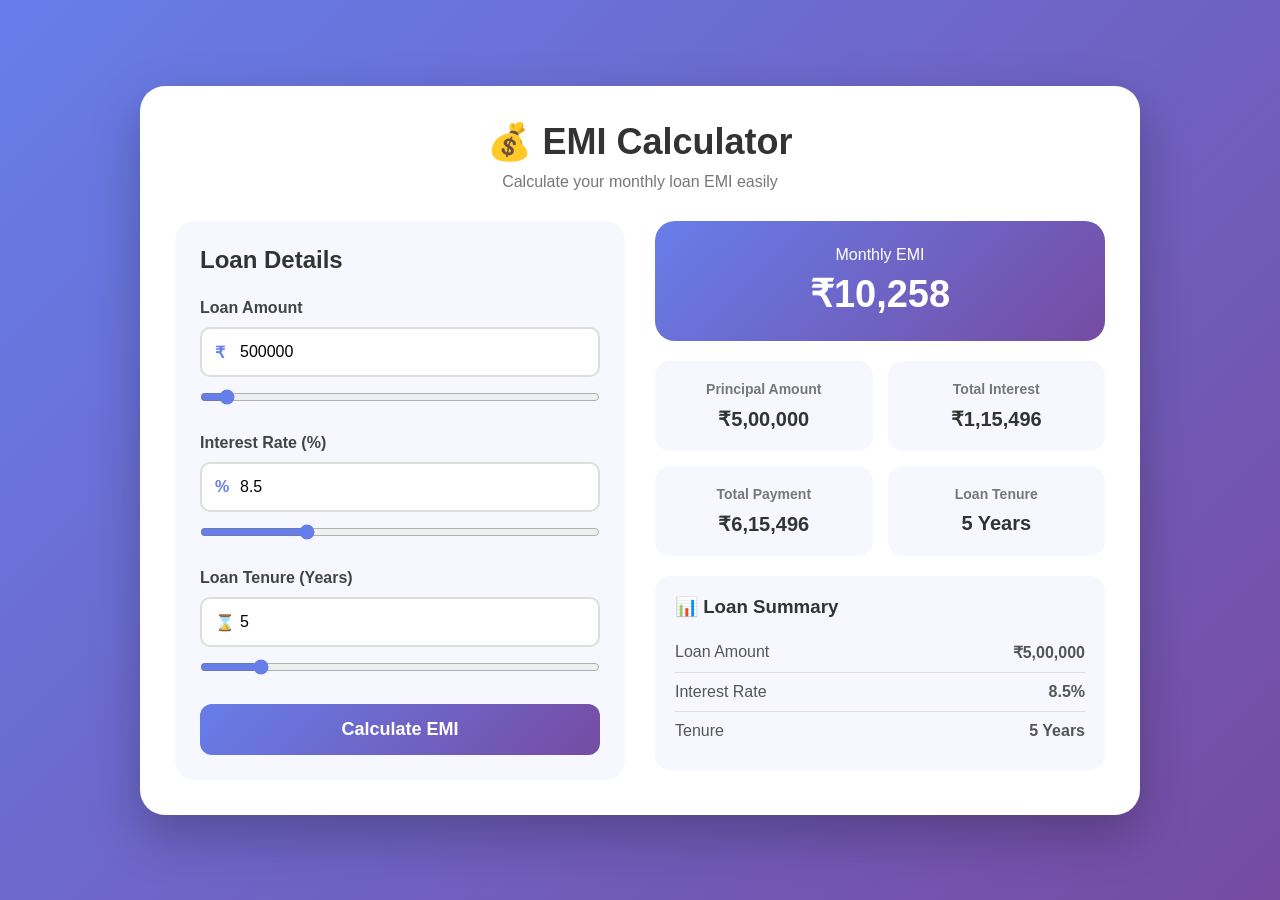
<file: index.html>
<!DOCTYPE html>
<html lang="en">
<head>
    <meta charset="UTF-8">
    <meta name="viewport" content="width=device-width, initial-scale=1.0">

    <title>EMI Calculator</title>

    <link rel="stylesheet" href="pj4.css">
</head>

<body>

    <div class="container">

        <div class="header">
            <h1>💰 EMI Calculator</h1>
            <p>Calculate your monthly loan EMI easily</p>
        </div>

        <div class="calculator">

            <!-- INPUT SECTION -->

            <div class="input-section">

                <h2>Loan Details</h2>

                <div class="input-group">
                    <label>Loan Amount</label>

                    <div class="input-box">
                        <span>₹</span>
                        <input type="number" id="loanAmount" value="500000">
                    </div>

                    <input type="range"
                           id="loanRange"
                           min="10000"
                           max="10000000"
                           step="10000"
                           value="500000">
                </div>


                <div class="input-group">
                    <label>Interest Rate (%)</label>

                    <div class="input-box">
                        <span>%</span>
                        <input type="number"
                               id="interestRate"
                               value="8.5"
                               step="0.1">
                    </div>

                    <input type="range"
                           id="interestRange"
                           min="1"
                           max="30"
                           step="0.1"
                           value="8.5">
                </div>


                <div class="input-group">
                    <label>Loan Tenure (Years)</label>

                    <div class="input-box">
                        <span>⌛</span>
                        <input type="number"
                               id="tenure"
                               value="5">
                    </div>

                    <input type="range"
                           id="tenureRange"
                           min="1"
                           max="30"
                           value="5">
                </div>


                <button onclick="calculateEMI()">
                    Calculate EMI
                </button>

            </div>


            <!-- RESULT SECTION -->

            <div class="result-section">

                <div class="emi-card">
                    <p>Monthly EMI</p>
                    <h2 id="monthlyEMI">₹0</h2>
                </div>


                <div class="result-grid">

                    <div class="result-box">
                        <h3>Principal Amount</h3>
                        <p id="principal">₹0</p>
                    </div>

                    <div class="result-box">
                        <h3>Total Interest</h3>
                        <p id="interest">₹0</p>
                    </div>

                    <div class="result-box">
                        <h3>Total Payment</h3>
                        <p id="totalPayment">₹0</p>
                    </div>

                    <div class="result-box">
                        <h3>Loan Tenure</h3>
                        <p id="displayTenure">0 Years</p>
                    </div>

                </div>


                <div class="summary">

                    <h3>📊 Loan Summary</h3>

                    <div class="summary-row">
                        <span>Loan Amount</span>
                        <strong id="summaryLoan">₹0</strong>
                    </div>

                    <div class="summary-row">
                        <span>Interest Rate</span>
                        <strong id="summaryRate">0%</strong>
                    </div>

                    <div class="summary-row">
                        <span>Tenure</span>
                        <strong id="summaryTenure">0 Years</strong>
                    </div>

                </div>

            </div>

        </div>

    </div>


    <script src="pj.js"></script>

</body>
</html>
</file>
<file: pj4.css>
* {
    margin: 0;
    padding: 0;
    box-sizing: border-box;
    font-family: Arial, sans-serif;
}

body {
    min-height: 100vh;

    background: linear-gradient(
        135deg,
        #667eea,
        #764ba2
    );

    display: flex;
    justify-content: center;
    align-items: center;

    padding: 30px;
}


/* MAIN CONTAINER */

.container {
    width: 100%;
    max-width: 1000px;

    background: white;

    padding: 35px;

    border-radius: 25px;

    box-shadow:
        0 20px 50px rgba(0, 0, 0, 0.25);
}


/* HEADER */

.header {
    text-align: center;
    margin-bottom: 30px;
}

.header h1 {
    color: #333;
    font-size: 36px;
    margin-bottom: 10px;
}

.header p {
    color: #777;
}


/* CALCULATOR */

.calculator {
    display: grid;

    grid-template-columns: 1fr 1fr;

    gap: 30px;
}


/* INPUT SECTION */

.input-section {
    background: #f7f8ff;

    padding: 25px;

    border-radius: 20px;
}

.input-section h2 {
    margin-bottom: 25px;

    color: #333;
}


/* INPUT GROUP */

.input-group {
    margin-bottom: 25px;
}

.input-group label {
    display: block;

    margin-bottom: 10px;

    font-weight: bold;

    color: #444;
}


/* INPUT BOX */

.input-box {
    position: relative;
}

.input-box span {
    position: absolute;

    left: 15px;
    top: 50%;

    transform: translateY(-50%);

    color: #667eea;

    font-weight: bold;
}

.input-box input {
    width: 100%;

    padding: 14px 15px 14px 38px;

    border: 2px solid #ddd;

    border-radius: 10px;

    outline: none;

    font-size: 16px;
}

.input-box input:focus {
    border-color: #667eea;
}


/* RANGE */

input[type="range"] {
    width: 100%;

    margin-top: 12px;

    accent-color: #667eea;

    cursor: pointer;
}


/* BUTTON */

button {
    width: 100%;

    padding: 15px;

    border: none;

    border-radius: 12px;

    background: linear-gradient(
        135deg,
        #667eea,
        #764ba2
    );

    color: white;

    font-size: 18px;

    font-weight: bold;

    cursor: pointer;

    transition: 0.3s;
}

button:hover {
    transform: translateY(-3px);

    box-shadow:
        0 10px 20px rgba(102, 126, 234, 0.3);
}


/* EMI CARD */

.emi-card {
    background: linear-gradient(
        135deg,
        #667eea,
        #764ba2
    );

    color: white;

    text-align: center;

    padding: 25px;

    border-radius: 20px;

    margin-bottom: 20px;
}

.emi-card p {
    margin-bottom: 8px;
}

.emi-card h2 {
    font-size: 38px;
}


/* RESULT GRID */

.result-grid {
    display: grid;

    grid-template-columns: 1fr 1fr;

    gap: 15px;
}

.result-box {
    background: #f7f8ff;

    padding: 20px;

    text-align: center;

    border-radius: 15px;
}

.result-box h3 {
    font-size: 14px;

    color: #777;

    margin-bottom: 10px;
}

.result-box p {
    font-size: 20px;

    font-weight: bold;

    color: #333;
}


/* SUMMARY */

.summary {
    background: #f7f8ff;

    margin-top: 20px;

    padding: 20px;

    border-radius: 15px;
}

.summary h3 {
    margin-bottom: 15px;

    color: #333;
}

.summary-row {
    display: flex;

    justify-content: space-between;

    padding: 10px 0;

    border-bottom: 1px solid #ddd;

    color: #555;
}

.summary-row:last-child {
    border-bottom: none;
}


/* RESPONSIVE */

@media (max-width: 750px) {

    .calculator {
        grid-template-columns: 1fr;
    }

    .container {
        padding: 20px;
    }

    .header h1 {
        font-size: 28px;
    }

    .emi-card h2 {
        font-size: 30px;
    }
}
</file>
